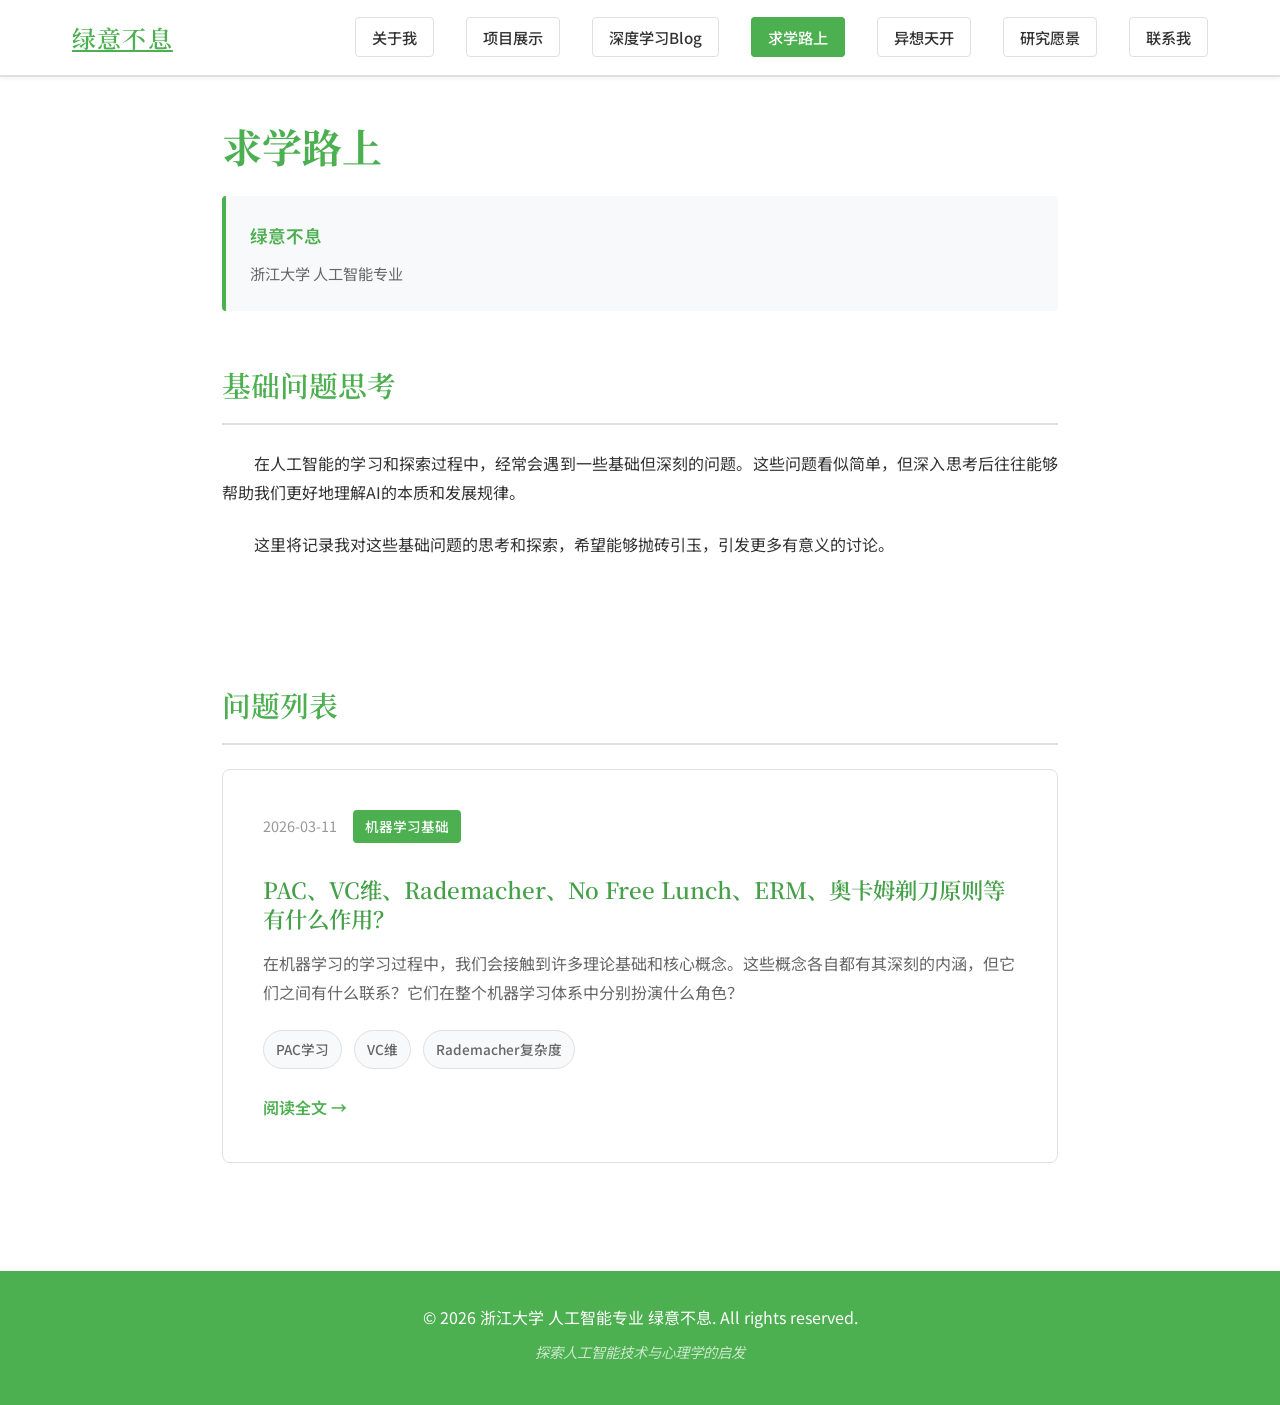
<file: learning-journey.html>
<!DOCTYPE html>
<html lang="zh-CN">
<head>
    <meta charset="UTF-8">
    <meta name="viewport" content="width=device-width, initial-scale=1.0">
    <title>求学路上 | 绿意不息</title>
    <link rel="stylesheet" href="css/style.css">
    <link rel="stylesheet" href="css/blog.css">
    <link rel="preconnect" href="https://fonts.googleapis.com">
    <link rel="preconnect" href="https://fonts.gstatic.com" crossorigin>
    <link href="https://fonts.googleapis.com/css2?family=Noto+Serif+SC:wght@400;600;700&family=Noto+Sans+SC:wght@300;400;500;600&display=swap" rel="stylesheet">
</head>
<body>
    <!-- Header -->
    <header class="header">
        <nav class="nav">
            <a href="index.html" class="nav-brand">绿意不息</a>
            <ul class="nav-menu">
                <li><a href="index.html#about">关于我</a></li>
                <li><a href="index.html#projects">项目展示</a></li>
                <li><a href="index.html#blog">深度学习Blog</a></li>
                <li><a href="learning-journey.html" class="active">求学路上</a></li>
                <li><a href="wild-ideas.html">异想天开</a></li>
                <li><a href="index.html#vision">研究愿景</a></li>
                <li><a href="index.html#contact">联系我</a></li>
            </ul>
        </nav>
    </header>

    <!-- Main Content -->
    <main class="blog-main">
        <article class="blog-article">
            <h1 class="blog-title">求学路上</h1>

            <div class="blog-author">
                <span class="author-name">绿意不息</span>
                <span class="author-title">浙江大学 人工智能专业</span>
            </div>

            <div class="blog-content">
                <div class="blog-section">
                    <h2>基础问题思考</h2>
                    <p class="paragraph">
                        在人工智能的学习和探索过程中，经常会遇到一些基础但深刻的问题。这些问题看似简单，但深入思考后往往能够帮助我们更好地理解AI的本质和发展规律。
                    </p>
                    <p class="paragraph">
                        这里将记录我对这些基础问题的思考和探索，希望能够抛砖引玉，引发更多有意义的讨论。
                    </p>
                </div>

                <!-- Question List -->
                <div class="blog-section" style="margin-top: 40px;">
                    <h2>问题列表</h2>

                    <!-- Question 1 -->
                    <article class="blog-post">
                        <div class="blog-header">
                            <span class="blog-date">2026-03-11</span>
                            <span class="blog-category">机器学习基础</span>
                        </div>
                        <h3 class="blog-title">PAC、VC维、Rademacher、No Free Lunch、ERM、奥卡姆剃刀原则等有什么作用？</h3>
                        <div class="blog-excerpt">
                            在机器学习的学习过程中，我们会接触到许多理论基础和核心概念。这些概念各自都有其深刻的内涵，但它们之间有什么联系？它们在整个机器学习体系中分别扮演什么角色？
                        </div>
                        <div class="blog-tags">
                            <span class="blog-tag">PAC学习</span>
                            <span class="blog-tag">VC维</span>
                            <span class="blog-tag">Rademacher复杂度</span>
                        </div>
                        <a href="learning-questions/ml-theories.html" class="blog-link">阅读全文 →</a>
                    </article>

                </div>
            </div>
        </article>
    </main>

    <!-- Footer -->
    <footer class="footer">
        <div class="container">
            <p>&copy; 2026 浙江大学 人工智能专业 绿意不息. All rights reserved.</p>
            <p class="footer-note">探索人工智能技术与心理学的启发</p>
        </div>
    </footer>
</body>
</html>
</file>
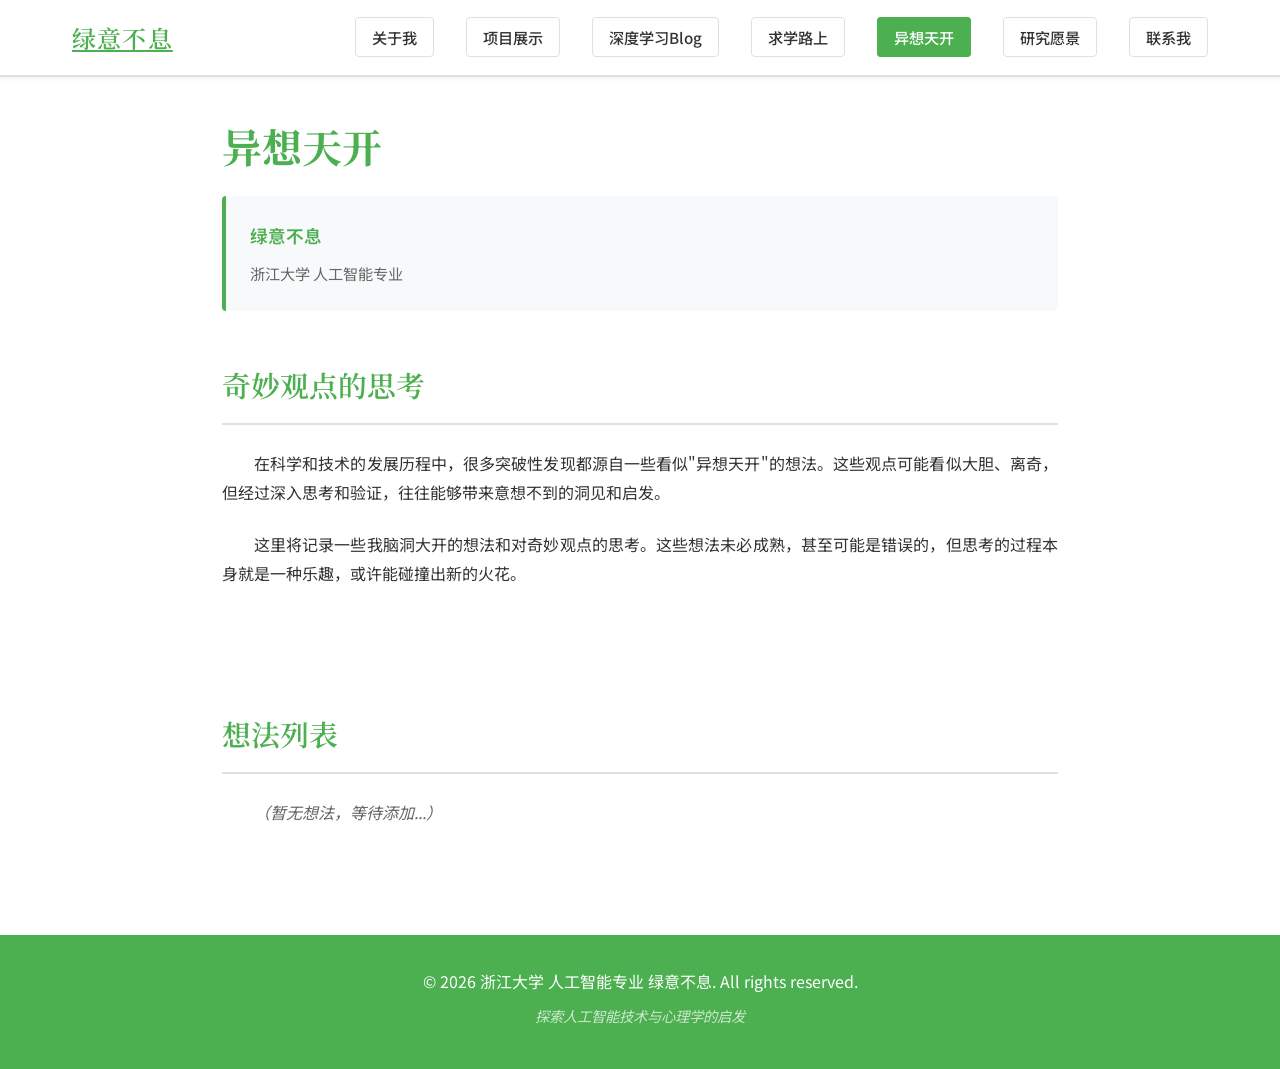
<file: wild-ideas.html>
<!DOCTYPE html>
<html lang="zh-CN">
<head>
    <meta charset="UTF-8">
    <meta name="viewport" content="width=device-width, initial-scale=1.0">
    <title>异想天开 | 绿意不息</title>
    <link rel="stylesheet" href="css/style.css">
    <link rel="stylesheet" href="css/blog.css">
    <link rel="preconnect" href="https://fonts.googleapis.com">
    <link rel="preconnect" href="https://fonts.gstatic.com" crossorigin>
    <link href="https://fonts.googleapis.com/css2?family=Noto+Serif+SC:wght@400;600;700&family=Noto+Sans+SC:wght@300;400;500;600&display=swap" rel="stylesheet">
</head>
<body>
    <!-- Header -->
    <header class="header">
        <nav class="nav">
            <a href="index.html" class="nav-brand">绿意不息</a>
            <ul class="nav-menu">
                <li><a href="index.html#about">关于我</a></li>
                <li><a href="index.html#projects">项目展示</a></li>
                <li><a href="index.html#blog">深度学习Blog</a></li>
                <li><a href="learning-journey.html">求学路上</a></li>
                <li><a href="wild-ideas.html" class="active">异想天开</a></li>
                <li><a href="index.html#vision">研究愿景</a></li>
                <li><a href="index.html#contact">联系我</a></li>
            </ul>
        </nav>
    </header>

    <!-- Main Content -->
    <main class="blog-main">
        <article class="blog-article">
            <h1 class="blog-title">异想天开</h1>

            <div class="blog-author">
                <span class="author-name">绿意不息</span>
                <span class="author-title">浙江大学 人工智能专业</span>
            </div>

            <div class="blog-content">
                <div class="blog-section">
                    <h2>奇妙观点的思考</h2>
                    <p class="paragraph">
                        在科学和技术的发展历程中，很多突破性发现都源自一些看似"异想天开"的想法。这些观点可能看似大胆、离奇，但经过深入思考和验证，往往能够带来意想不到的洞见和启发。
                    </p>
                    <p class="paragraph">
                        这里将记录一些我脑洞大开的想法和对奇妙观点的思考。这些想法未必成熟，甚至可能是错误的，但思考的过程本身就是一种乐趣，或许能碰撞出新的火花。
                    </p>
                </div>

                <!-- Ideas List -->
                <div class="blog-section" style="margin-top: 40px;">
                    <h2>想法列表</h2>

                    <p class="paragraph" style="color: #666; font-style: italic;">
                        （暂无想法，等待添加...）
                    </p>

                </div>
            </div>
        </article>
    </main>

    <!-- Footer -->
    <footer class="footer">
        <div class="container">
            <p>&copy; 2026 浙江大学 人工智能专业 绿意不息. All rights reserved.</p>
            <p class="footer-note">探索人工智能技术与心理学的启发</p>
        </div>
    </footer>
</body>
</html>
</file>
<file: css/style.css>
/* ============================================
   基础样式 - 论文风格设计
   ============================================ */

* {
    margin: 0;
    padding: 0;
    box-sizing: border-box;
}

:root {
    /* 论文风格配色方案 - 亮色模式 */
    --primary-color: #4CAF50;  /* 绿色主色 */
    --secondary-color: #45a049;
    --accent-color: #66BB6A;
    --text-color: #333333;
    --text-light: #666666;
    --text-lighter: #999999;
    --bg-color: #ffffff;
    --bg-alt: #f8f9fa;
    --border-color: #e0e0e0;
    --border-light: #ecf0f1;

    /* 字体配置 */
    --font-serif: 'Noto Serif SC', 'SimSun', serif;
    --font-sans: 'Noto Sans SC', 'SimHei', sans-serif;
}

/* 暗黑模式配色 - 绿意不息风格 */
.dark-mode {
    --primary-color: #66BB6A;  /* 明亮的绿色 */
    --secondary-color: #4CAF50;
    --accent-color: #81C784;
    --text-color: #f5f5f5;  /* 更亮的文字 */
    --text-light: #c8c8c8;
    --text-lighter: #a0a0a0;
    --bg-color: #1a1a1a;
    --bg-alt: #242424;
    --border-color: #3d3d3d;
    --border-light: #4a4a4a;
}

html {
    scroll-behavior: smooth;
}

body {
    font-family: var(--font-sans);
    font-size: 16px;
    line-height: 1.8;
    color: var(--text-color);
    background-color: var(--bg-color);
}

/* ============================================
   Header / Navigation
   ============================================ */

.header {
    background-color: var(--bg-color);
    border-bottom: 2px solid var(--border-color);
    position: fixed;
    top: 0;
    left: 0;
    right: 0;
    z-index: 1000;
    box-shadow: 0 2px 4px rgba(0, 0, 0, 0.05);
}

.nav {
    max-width: 1200px;
    margin: 0 auto;
    padding: 1rem 2rem;
    display: flex;
    justify-content: space-between;
    align-items: center;
    gap: 1rem;
}

/* 暗黑模式切换按钮 */
.dark-mode-toggle {
    background: none;
    border: 2px solid var(--border-color);
    color: var(--text-color);
    padding: 0.5rem 1rem;
    border-radius: 4px;
    cursor: pointer;
    font-size: 0.9rem;
    font-weight: 500;
    transition: all 0.3s ease;
    display: flex;
    align-items: center;
    gap: 0.5rem;
}

.dark-mode-toggle:hover {
    background-color: var(--primary-color);
    color: #ffffff;
    border-color: var(--primary-color);
}

.dark-mode-toggle .icon {
    font-size: 1.2rem;
}

.nav-brand {
    font-family: var(--font-serif);
    font-size: 1.5rem;
    font-weight: 600;
    color: var(--primary-color);
    letter-spacing: 0.05em;
}

.nav-menu {
    display: flex;
    list-style: none;
    gap: 2rem;
}

.nav-menu a {
    text-decoration: none;
    color: var(--text-color);
    font-size: 0.95rem;
    font-weight: 500;
    padding: 0.5rem 1rem;
    border: 1px solid var(--border-color);
    border-radius: 4px;
    transition: all 0.3s ease;
    background-color: var(--bg-color);
}

.nav-menu a:hover,
.nav-menu a.active {
    background-color: var(--primary-color);
    color: #ffffff;
    border-color: var(--primary-color);
}

/* 下拉菜单样式 */
.nav-dropdown {
    position: relative;
    display: inline-block;
}

.nav-dropdown > a {
    cursor: pointer;
}

.nav-dropdown-content {
    display: none;
    position: absolute;
    top: 100%;
    left: 0;
    background-color: var(--bg-color);
    min-width: 180px;
    box-shadow: 0 4px 12px rgba(0, 0, 0, 0.15);
    border: 1px solid var(--border-color);
    border-radius: 4px;
    margin-top: 4px;
    padding: 0;
    z-index: 1001;
}

/* 点击显示下拉菜单 */
.nav-dropdown.active .nav-dropdown-content {
    display: block;
}

.nav-dropdown-content a {
    display: block;
    padding: 0.8rem 1rem;
    text-decoration: none;
    color: var(--text-color);
    background: none;
    border: none;
    border-radius: 0;
    transition: background-color 0.2s ease;
    text-align: left;
    font-size: 0.9rem;
    border-bottom: 1px solid var(--border-light);
}

.nav-dropdown-content a:last-child {
    border-bottom: none;
}

.nav-dropdown-content a:hover,
.nav-dropdown-content a.active {
    background-color: var(--bg-alt);
    color: var(--primary-color);
}

/* 下拉指示箭头 */
.nav-dropdown > a::after {
    content: ' ▾';
    font-size: 0.7em;
    margin-left: 4px;
    transition: transform 0.3s ease;
}

.nav-dropdown.active > a::after {
    transform: rotate(180deg);
}



.nav-menu a:hover::after {
    width: 100%;
}

/* ============================================
   Hero Section
   ============================================ */

.hero {
    margin-top: 80px;
    min-height: 70vh;
    display: flex;
    align-items: center;
    justify-content: center;
    background: linear-gradient(135deg, var(--bg-alt) 0%, var(--bg-color) 100%);
    padding: 4rem 2rem;
    border-bottom: 1px solid var(--border-color);
}

.hero-content {
    text-align: center;
    max-width: 900px;
}

.hero-title {
    font-family: var(--font-serif);
    font-size: 3rem;
    font-weight: 700;
    color: var(--primary-color);
    margin-bottom: 1.5rem;
    line-height: 1.4;
    letter-spacing: 0.02em;
}

.hero-subtitle {
    font-size: 1.2rem;
    color: var(--text-light);
    margin-bottom: 2rem;
    line-height: 1.8;
}

.hero-meta {
    margin-bottom: 2rem;
}

.hero-author {
    font-size: 1rem;
    color: var(--text-lighter);
    font-style: italic;
}

/* Button Styles */
.btn {
    display: inline-block;
    padding: 0.8rem 2rem;
    font-size: 1rem;
    font-weight: 500;
    text-decoration: none;
    border-radius: 4px;
    transition: all 0.3s ease;
    letter-spacing: 0.05em;
}

.btn-primary {
    background-color: var(--primary-color);
    color: #ffffff;
    border: 2px solid var(--primary-color);
}

.btn-primary:hover {
    background-color: var(--secondary-color);
    border-color: var(--secondary-color);
    transform: translateY(-2px);
    box-shadow: 0 4px 8px rgba(0, 0, 0, 0.1);
}

/* ============================================
   Section Styles
   ============================================ */

.section {
    padding: 5rem 2rem;
}

.section-alt {
    background-color: var(--bg-alt);
    border-top: 1px solid var(--border-color);
    border-bottom: 1px solid var(--border-color);
}

.container {
    max-width: 1200px;
    margin: 0 auto;
}

.section-title {
    font-family: var(--font-serif);
    font-size: 2.2rem;
    font-weight: 700;
    color: var(--primary-color);
    text-align: center;
    margin-bottom: 4rem;
    position: relative;
    padding-bottom: 1rem;
}

.section-title::after {
    content: '';
    position: absolute;
    bottom: 0;
    left: 50%;
    transform: translateX(-50%);
    width: 80px;
    height: 3px;
    background-color: var(--primary-color);
}

/* ============================================
   About Section
   ============================================ */

.about-content {
    max-width: 900px;
    margin: 0 auto;
}

.about-text {
    background-color: var(--bg-color);
    padding: 3rem;
    border: 1px solid var(--border-color);
    border-radius: 8px;
    box-shadow: 0 2px 8px rgba(0, 0, 0, 0.05);
}

/* 暗黑模式下关于我文字更亮 */
.dark-mode .about-text {
    background: linear-gradient(135deg, var(--bg-alt) 0%, var(--bg-color) 100%);
    border: 2px solid var(--primary-color);
    box-shadow: 0 4px 16px rgba(76, 175, 80, 0.1);
}

.dark-mode .paragraph {
    color: var(--text-color);
    text-shadow: 0 1px 2px rgba(0, 0, 0, 0.3);
}

.dark-mode .section-title {
    color: var(--primary-color);
    text-shadow: 0 2px 4px rgba(76, 175, 80, 0.3);
}

.dark-mode .section-title::after {
    background: linear-gradient(90deg, var(--primary-color), var(--accent-color));
    box-shadow: 0 0 8px var(--primary-color);
}

.paragraph {
    margin-bottom: 1.5rem;
    text-align: justify;
    text-indent: 2em;
    color: var(--text-color);
}

.paragraph:last-child {
    margin-bottom: 0;
}

/* ============================================
   Projects Section
   ============================================ */

.projects-grid {
    display: grid;
    grid-template-columns: repeat(auto-fit, minmax(350px, 1fr));
    gap: 2rem;
    margin-top: 3rem;
}

.project-card {
    background-color: #ffffff;
    border: 1px solid var(--border-color);
    border-radius: 8px;
    padding: 2rem;
    transition: all 0.3s ease;
    position: relative;
    overflow: hidden;
}

.project-card::before {
    content: '';
    position: absolute;
    top: 0;
    left: 0;
    width: 100%;
    height: 4px;
    background-color: var(--primary-color);
    transform: scaleX(0);
    transition: transform 0.3s ease;
}

.project-card:hover {
    transform: translateY(-4px);
    box-shadow: 0 8px 16px rgba(76, 175, 80, 0.2);
    border-color: var(--primary-color);
}

/* 暗黑模式下项目卡片 */
.dark-mode .project-card {
    background: linear-gradient(135deg, var(--bg-alt) 0%, var(--bg-color) 100%);
    border: 2px solid var(--border-color);
}

.dark-mode .project-card:hover {
    border-color: var(--primary-color);
    box-shadow: 0 8px 24px rgba(76, 175, 80, 0.3);
}

.project-card:hover::before {
    transform: scaleX(1);
}

.project-number {
    font-family: var(--font-serif);
    font-size: 3rem;
    font-weight: 700;
    color: var(--border-light);
    position: absolute;
    top: 1rem;
    right: 1.5rem;
    line-height: 1;
}

.dark-mode .project-number {
    color: var(--primary-color);
    opacity: 0.3;
}

.project-title {
    font-family: var(--font-serif);
    font-size: 1.5rem;
    font-weight: 600;
    color: var(--primary-color);
    margin-bottom: 1rem;
}

.dark-mode .project-title {
    text-shadow: 0 2px 4px rgba(76, 175, 80, 0.3);
}

.project-tags {
    display: flex;
    flex-wrap: wrap;
    gap: 0.5rem;
    margin-bottom: 1.5rem;
}

.tag {
    display: inline-block;
    padding: 0.3rem 0.8rem;
    background-color: var(--bg-alt);
    color: var(--text-light);
    font-size: 0.85rem;
    border: 1px solid var(--border-color);
    border-radius: 4px;
    font-weight: 500;
}

.dark-mode .tag {
    background-color: var(--bg-color);
    border-color: var(--primary-color);
    color: var(--text-color);
}

.project-description {
    color: var(--text-light);
    line-height: 1.8;
    margin-bottom: 1.5rem;
    text-align: justify;
}

.project-stats {
    display: flex;
    gap: 2rem;
    margin-bottom: 1.5rem;
    padding: 1rem 0;
    border-top: 1px solid var(--border-light);
    border-bottom: 1px solid var(--border-light);
}

.stat-item {
    text-align: center;
}

.stat-value {
    display: block;
    font-size: 1.5rem;
    font-weight: 700;
    color: var(--primary-color);
    font-family: var(--font-serif);
}

.stat-label {
    font-size: 0.85rem;
    color: var(--text-lighter);
}

.project-links {
    display: flex;
    flex-wrap: wrap;
    gap: 0.5rem;
}

.project-link {
    display: inline-block;
    color: var(--primary-color);
    text-decoration: none;
    font-weight: 500;
    transition: all 0.3s ease;
    padding: 0.5rem 1rem;
    border: 1px solid var(--border-color);
    border-radius: 4px;
    margin-right: 0.5rem;
    margin-bottom: 0.5rem;
}

.project-link:hover {
    color: var(--accent-color);
    border-color: var(--accent-color);
    background-color: var(--bg-alt);
    transform: translateX(4px);
}

.project-link.doc-link {
    background-color: var(--bg-alt);
    border-color: var(--primary-color);
}

.project-link.doc-link:hover {
    background-color: var(--primary-color);
    color: #ffffff;
}

/* ============================================
   Vision Section
   ============================================ */

.vision-content {
    display: grid;
    grid-template-columns: repeat(auto-fit, minmax(300px, 1fr));
    gap: 2rem;
    margin-top: 3rem;
}

.vision-block {
    background-color: var(--bg-color);
    border: 1px solid var(--border-color);
    border-radius: 8px;
    padding: 2.5rem;
    text-align: center;
    transition: all 0.3s ease;
}

.vision-block:hover {
    transform: translateY(-4px);
    box-shadow: 0 8px 16px rgba(76, 175, 80, 0.2);
    border-color: var(--primary-color);
}

/* 暗黑模式下愿景块更突出 */
.dark-mode .vision-block {
    background: linear-gradient(135deg, var(--bg-alt) 0%, var(--bg-color) 100%);
    border: 2px solid var(--border-color);
}

.dark-mode .vision-block:hover {
    border-color: var(--primary-color);
    box-shadow: 0 8px 24px rgba(76, 175, 80, 0.3);
}

.vision-icon {
    font-size: 4rem;
    margin-bottom: 1.5rem;
    filter: drop-shadow(0 2px 4px rgba(76, 175, 80, 0.3));
}

.vision-title {
    font-family: var(--font-serif);
    font-size: 1.3rem;
    font-weight: 600;
    color: var(--primary-color);
    margin-bottom: 1rem;
}

.dark-mode .vision-title {
    color: var(--primary-color);
    text-shadow: 0 2px 4px rgba(76, 175, 80, 0.4);
}

.vision-description {
    color: var(--text-light);
    line-height: 1.8;
    text-align: justify;
}

.dark-mode .vision-description {
    color: var(--text-color);
}

/* ============================================
   Blog Section
   ============================================ */

.blog-content {
    display: grid;
    gap: 2rem;
    margin-top: 3rem;
}

.blog-post {
    background-color: #ffffff;
    border: 1px solid var(--border-color);
    border-radius: 8px;
    padding: 2.5rem;
    transition: all 0.3s ease;
}

.blog-post:hover {
    transform: translateY(-4px);
    box-shadow: 0 8px 16px rgba(0, 0, 0, 0.1);
    border-color: var(--primary-color);
}

.blog-header {
    display: flex;
    gap: 1rem;
    margin-bottom: 1.5rem;
    align-items: center;
    flex-wrap: wrap;
}

.blog-date {
    color: var(--text-lighter);
    font-size: 0.9rem;
    font-family: var(--font-sans);
}

.blog-category {
    background: var(--primary-color);
    color: white;
    padding: 0.25rem 0.75rem;
    border-radius: 4px;
    font-size: 0.85rem;
    font-weight: 500;
}

.blog-title {
    font-family: var(--font-serif);
    font-size: 1.6rem;
    font-weight: 600;
    color: var(--primary-color);
    margin-bottom: 1rem;
    line-height: 1.4;
}

.blog-excerpt {
    color: var(--text-light);
    line-height: 1.8;
    margin-bottom: 1.5rem;
}

.blog-tags {
    display: flex;
    gap: 0.75rem;
    margin-bottom: 1.5rem;
    flex-wrap: wrap;
}

.blog-tag {
    background: var(--bg-alt);
    color: var(--text-light);
    padding: 0.375rem 0.75rem;
    border-radius: 20px;
    font-size: 0.85rem;
    font-weight: 500;
    border: 1px solid var(--border-color);
}

.blog-link {
    display: inline-block;
    color: var(--primary-color);
    text-decoration: none;
    font-weight: 600;
    font-size: 1rem;
    transition: color 0.3s ease;
}

.blog-link:hover {
    color: var(--secondary-color);
}

/* ============================================
   Contact Section
   ============================================ */

.contact-content {
    text-align: center;
    max-width: 700px;
    margin: 0 auto;
}

.contact-text {
    font-size: 1.1rem;
    color: var(--text-light);
    margin-bottom: 2rem;
    line-height: 1.8;
}

/* 暗黑模式下联系文字更亮 */
.dark-mode .contact-text {
    color: var(--text-color);
}

.contact-links {
    display: flex;
    justify-content: center;
    gap: 2rem;
}

.contact-link {
    display: flex;
    align-items: center;
    justify-content: center;
    padding: 1rem 2rem;
    background-color: var(--bg-color);
    border: 2px solid var(--primary-color);
    border-radius: 8px;
    color: var(--primary-color);
    text-decoration: none;
    font-weight: 500;
    transition: all 0.3s ease;
    min-width: 150px;
}

.contact-link:hover {
    border-color: var(--primary-color);
    background-color: var(--primary-color);
    color: #ffffff;
    transform: translateY(-2px);
    box-shadow: 0 4px 12px rgba(76, 175, 80, 0.3);
}

/* 暗黑模式下联系链接增强 */
.dark-mode .contact-link {
    border-width: 3px;
}

.dark-mode .contact-link:hover {
    box-shadow: 0 4px 16px rgba(76, 175, 80, 0.5);
}

.contact-icon {
    font-weight: 600;
}

/* ============================================
   Footer
   ============================================ */

.footer {
    background-color: var(--primary-color);
    color: #ffffff;
    text-align: center;
    padding: 2rem;
}

.footer p {
    margin-bottom: 0.5rem;
}

.footer-note {
    color: rgba(255, 255, 255, 0.7);
    font-size: 0.9rem;
    font-style: italic;
}

/* ============================================
   Responsive Design
   ============================================ */

@media (max-width: 768px) {
    .nav {
        padding: 1rem;
    }

    .nav-menu {
        gap: 1rem;
    }

    .hero-title {
        font-size: 2rem;
    }

    .hero-subtitle {
        font-size: 1rem;
    }

    .section {
        padding: 3rem 1.5rem;
    }

    .section-title {
        font-size: 1.8rem;
        margin-bottom: 3rem;
    }

    .about-text {
        padding: 2rem 1.5rem;
    }

    .projects-grid {
        grid-template-columns: 1fr;
    }

    .project-stats {
        gap: 1rem;
    }

    .vision-content {
        grid-template-columns: 1fr;
    }

    .contact-links {
        flex-direction: column;
    }
}

/* ============================================
   Animations
   ============================================ */

@keyframes fadeIn {
    from {
        opacity: 0;
        transform: translateY(20px);
    }
    to {
        opacity: 1;
        transform: translateY(0);
    }
}

.fade-in {
    animation: fadeIn 0.6s ease-out;
}

/* ============================================
   Utility Classes
   ============================================ */

.text-center {
    text-align: center;
}

.mt-1 { margin-top: 1rem; }
.mt-2 { margin-top: 2rem; }
.mt-3 { margin-top: 3rem; }

.mb-1 { margin-bottom: 1rem; }
.mb-2 { margin-bottom: 2rem; }
.mb-3 { margin-bottom: 3rem; }
</file>
<file: css/blog.css>
/* ============================================
   Blog 页面样式
   ============================================ */

/* Blog Main Container */
.blog-main {
    max-width: 900px;
    margin: 120px auto 60px;
    padding: 0 2rem;
}

/* Blog Article */
.blog-article {
    background: var(--bg-color);
    border-radius: 8px;
    overflow: hidden;
}

/* Blog Meta */
.blog-meta {
    display: flex;
    gap: 1rem;
    margin-bottom: 1.5rem;
    align-items: center;
}

.blog-date {
    color: var(--text-lighter);
    font-size: 0.9rem;
    font-family: var(--font-sans);
}

.blog-category {
    background: var(--primary-color);
    color: white;
    padding: 0.25rem 0.75rem;
    border-radius: 4px;
    font-size: 0.85rem;
    font-weight: 500;
}

/* Blog Title */
.blog-title {
    font-family: var(--font-serif);
    font-size: 2.5rem;
    font-weight: 700;
    color: var(--primary-color);
    margin-bottom: 1.5rem;
    line-height: 1.3;
}

/* Blog Author */
.blog-author {
    display: flex;
    flex-direction: column;
    gap: 0.5rem;
    padding: 1.5rem;
    background: var(--bg-alt);
    border-left: 4px solid var(--primary-color);
    border-radius: 4px;
    margin-bottom: 2rem;
}

.author-name {
    font-size: 1.1rem;
    font-weight: 600;
    color: var(--primary-color);
}

.author-title {
    font-size: 0.95rem;
    color: var(--text-light);
}

/* Table of Contents */
.blog-toc {
    background: var(--bg-alt);
    padding: 2rem;
    border-radius: 8px;
    margin-bottom: 2rem;
    border: 1px solid var(--border-color);
}

.blog-toc h3 {
    font-family: var(--font-serif);
    font-size: 1.3rem;
    margin-bottom: 1rem;
    color: var(--primary-color);
}

.toc-list {
    list-style: none;
    padding-left: 0;
}

.toc-list li {
    margin-bottom: 0.75rem;
}

.toc-list a {
    color: var(--text-color);
    text-decoration: none;
    transition: color 0.3s ease;
    display: block;
    padding: 0.25rem 0;
}

.toc-list a:hover {
    color: var(--primary-color);
    padding-left: 0.5rem;
}

/* Blog Section */
.blog-section {
    margin-bottom: 3rem;
    padding: 0;
}

.blog-section h2 {
    font-family: var(--font-serif);
    font-size: 1.8rem;
    font-weight: 600;
    color: var(--primary-color);
    margin-bottom: 1.5rem;
    padding-bottom: 0.75rem;
    border-bottom: 2px solid var(--border-color);
}

.blog-section h3 {
    font-family: var(--font-serif);
    font-size: 1.4rem;
    font-weight: 600;
    color: var(--secondary-color);
    margin: 2rem 0 1rem 0;
}

.blog-section h4 {
    font-family: var(--font-serif);
    font-size: 1.2rem;
    font-weight: 600;
    color: var(--accent-color);
    margin: 1.5rem 0 1rem 0;
}

/* Paragraph */
.blog-paragraph {
    font-size: 1.05rem;
    line-height: 1.9;
    margin-bottom: 1.25rem;
    color: var(--text-color);
}

/* Blog List */
.blog-list {
    margin-bottom: 1.5rem;
    padding-left: 2rem;
}

.blog-list li {
    margin-bottom: 0.75rem;
    line-height: 1.8;
    color: var(--text-color);
}

/* Blog Case */
.blog-case {
    background: var(--bg-alt);
    padding: 1.5rem;
    border-radius: 8px;
    margin-bottom: 1.5rem;
    border-left: 4px solid var(--accent-color);
}

.blog-case h4 {
    margin-top: 0;
    color: var(--primary-color);
}

/* Blog Formula */
.blog-formula {
    background: var(--bg-alt);
    padding: 1.5rem;
    border-radius: 8px;
    margin: 1.5rem 0;
    font-family: 'Fira Code', 'Consolas', monospace;
    font-size: 1rem;
    text-align: center;
    border: 1px solid var(--border-color);
    overflow-x: auto;
}

/* Blog Highlight */
.blog-highlight {
    background: linear-gradient(135deg, var(--primary-color), var(--secondary-color));
    color: white;
    padding: 1.5rem;
    border-radius: 8px;
    margin: 1.5rem 0;
    box-shadow: 0 4px 12px rgba(44, 62, 80, 0.15);
}

.blog-highlight strong {
    display: block;
    font-size: 1.1rem;
    margin-bottom: 1rem;
}

/* Code Block */
.code-block {
    background: #1e1e1e;
    padding: 1.5rem;
    border-radius: 8px;
    margin: 1.5rem 0;
    overflow-x: auto;
    box-shadow: 0 4px 12px rgba(0, 0, 0, 0.2);
}

.code-block pre {
    margin: 0;
    font-family: 'Fira Code', 'Consolas', monospace;
    font-size: 0.9rem;
    line-height: 1.6;
    color: #d4d4d4;
    white-space: pre-wrap;
    word-wrap: break-word;
}

.code-block code {
    color: #d4d4d4;
}

/* Result Table */
.result-table {
    margin: 2rem 0;
    overflow-x: auto;
    box-shadow: 0 4px 12px rgba(0, 0, 0, 0.1);
    border-radius: 8px;
}

.result-table table {
    width: 100%;
    border-collapse: collapse;
    background: var(--bg-color);
}

.result-table thead {
    background: var(--primary-color);
    color: white;
}

.result-table th {
    padding: 1rem;
    text-align: left;
    font-weight: 600;
    font-size: 1rem;
}

.result-table td {
    padding: 0.875rem 1rem;
    border-bottom: 1px solid var(--border-color);
    font-size: 0.95rem;
}

.result-table tbody tr {
    transition: background-color 0.3s ease;
}

.result-table tbody tr:hover {
    background: var(--bg-alt);
}

.result-table tbody tr.highlight-row {
    background: #e8f5e8;
    font-weight: 600;
}

.result-table tbody tr.highlight-row td {
    border-bottom: 2px solid #4caf50;
}

/* Blog Image */
.blog-image-container {
    text-align: center;
    margin: 2rem 0;
    padding: 1.5rem;
    background: var(--bg-alt);
    border-radius: 8px;
    border: 1px solid var(--border-color);
}

.blog-image {
    max-width: 100%;
    height: auto;
    border-radius: 4px;
    box-shadow: 0 2px 8px rgba(0, 0, 0, 0.1);
}

.image-caption {
    margin-top: 1rem;
    font-size: 0.9rem;
    color: var(--text-light);
    font-style: italic;
}

/* Responsive */
@media (max-width: 768px) {
    .blog-main {
        margin: 100px auto 40px;
        padding: 0 1.5rem;
    }

    .blog-title {
        font-size: 1.8rem;
    }

    .blog-section h2 {
        font-size: 1.4rem;
    }

    .blog-section h3 {
        font-size: 1.2rem;
    }

    .blog-paragraph {
        font-size: 1rem;
    }

    .result-table {
        font-size: 0.85rem;
    }

    .result-table th,
    .result-table td {
        padding: 0.625rem 0.75rem;
    }
}

/* 暗黑模式适配 */
.dark-mode .blog-article {
    background: var(--bg-color);
    border: 1px solid var(--border-color);
}

.dark-mode .blog-title {
    color: var(--text-color);
}

.dark-mode .blog-section h2 {
    color: var(--text-color);
}

.dark-mode .blog-section h3 {
    color: var(--text-light);
}

.dark-mode .blog-section h4 {
    color: var(--text-light);
}

.dark-mode .blog-paragraph {
    color: var(--text-color);
}

.dark-mode .blog-toc {
    background: var(--bg-alt);
    border: 1px solid var(--border-color);
}

.dark-mode .blog-toc h3 {
    color: var(--text-color);
}

.dark-mode .blog-toc a {
    color: var(--text-light);
}

.dark-mode .blog-toc a:hover {
    color: var(--primary-color);
}

.dark-mode .blog-post {
    background: var(--bg-alt);
    border: 1px solid var(--border-color);
}

.dark-mode .blog-post:hover {
    background: var(--bg-color);
    box-shadow: 0 4px 12px rgba(0, 0, 0, 0.3);
}

.dark-mode .blog-header {
    border-bottom: 1px solid var(--border-color);
}

.dark-mode .blog-excerpt {
    color: var(--text-light);
}

.dark-mode .blog-tag {
    background: var(--bg-color);
    color: var(--text-light);
    border: 1px solid var(--border-color);
}

.dark-mode .blog-tag:hover {
    background: var(--primary-color);
    color: white;
    border-color: var(--primary-color);
}

.dark-mode .blog-case {
    background: var(--bg-alt);
    border-left: 4px solid var(--primary-color);
}

.dark-mode .blog-formula {
    background: var(--bg-alt);
    border: 1px solid var(--border-color);
}

.dark-mode .blog-image-container {
    background: var(--bg-alt);
    border: 1px solid var(--border-color);
}

.dark-mode .result-table tbody tr.highlight-row {
    background: #2d4a2d;
    border-bottom: 2px solid #4caf50;
}

.dark-mode .result-table tbody tr.highlight-row td {
    border-bottom: 2px solid #4caf50;
}

/* ml-theories.html 特殊样式暗黑模式适配 */
.dark-mode .concept-def {
    background: #2a2a2a;
    border-left: 4px solid #4CAF50;
}

.dark-mode .concept-def strong {
    color: #4CAF50;
}

.dark-mode .section-subhead {
    color: #4CAF50;
}

.dark-mode .interplay-note {
    background: #1a3d1a;
    border: 1px solid #4CAF50;
}

.dark-mode .philosophy-box {
    background: #2a2a2a;
    border-left: 6px solid #4CAF50;
}

.dark-mode .philosophy-box h4 {
    color: #4CAF50;
}

.dark-mode .quote {
    background: #2a2a2a;
    border-left: 3px solid #4CAF50;
    color: #c8c8c8;
}

.dark-mode .insight-tag {
    background: #4CAF50;
}
</file>
